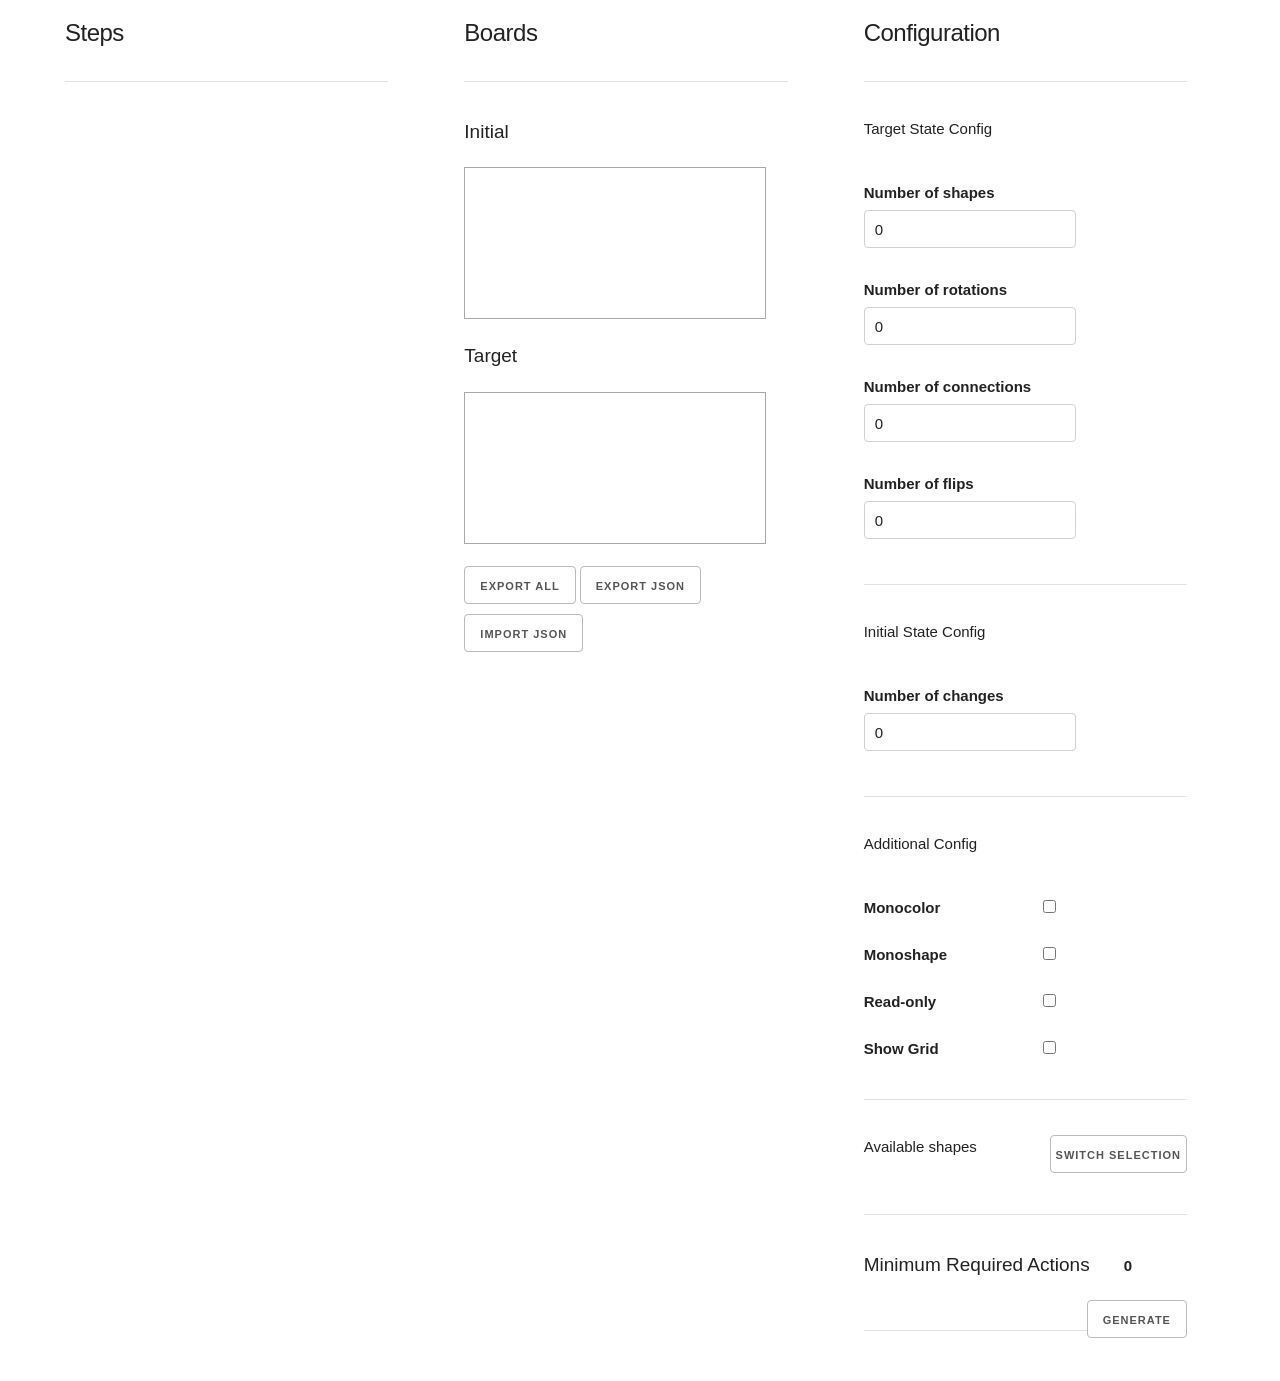
<file: index.html>
<!doctype html>

<html lang="en">

<head>
	<meta charset="utf-8">

	<title>A pentomino framework</title>
	<meta name="description" content="Pentomino Framework">
	<meta name="author" content="clpresearch">

	<link rel="stylesheet" href="css/normalize.css">
	<link rel="stylesheet" href="css/skeleton.css">
	<link rel="stylesheet" href="css/style.css">

</head>

<body>
	<div class="pentomino container">
		<div class="row">
			<div class="four columns">
				<div class="row with-margin">
					<h5>Steps</h5>
					<hr>
					<div class="snapshots"></div>
				</div>
			</div>
			<div class="four columns">
				<div class="row with-margin">
					<h5>Boards</h5>
					<hr>
					<div class="row">
						<div class="twelf columns">
							<h6>Initial</h6>
							<canvas id="initial"></canvas>
						</div>
					</div>
					<div class="row">
						<div class="twelf columns">
							<h6>Target</h6>
							<canvas id="target"></canvas>
						</div>
					</div>
					<div class="row">
						<div class="twelf columns">
							<button class="save btn" onclick="export_all()">Export all</button>
							<button class="save btn" onclick="export_as_json()">Export JSON</button>

							<button class="save btn" onclick="import_json()">Import JSON</button>
							<input id="target_file" type="file" style="visibility: hidden;"/>
						</div>
					</div>
				</div>
			</div>
			<div class="four columns">
				<div class="row with-margin">
					<h5>Configuration</h5>
					<div class="form">
						<hr>
						<p>Target State Config</p>
						<label class="config">Number of shapes</label>
						<input id="nshapes" type="text" value="0" />

						<label class="config">Number of rotations</label>
						<input id="nrotations" type="text" value="0" />

						<label class="config">Number of connections</label>
						<input id="nconnections" type="text" value="0" />
						
						<label class="config">Number of flips</label>
						<input id="nflips" type="text" value="0" />

						<hr>
						<p>Initial State Config</p>
						<label class="config">Number of changes</label>
						<input id="nchanges" type="text" value="0" />

						<hr>
						<p>Additional Config</p>
						<label class="config">Monocolor</label>
						<input id="colors" type="checkbox" />

						<br>
						<label class="config">Monoshape</label>
						<input id="shapes" type="checkbox" />

						<br>
						<label class="config">Read-only</label>
						<input id="readonly" type="checkbox" />

						<br>
						<label class="config">Show Grid</label>
						<input id="showgrid" type="checkbox" />

						<hr>
						<p>Available shapes<button class="toggle btn" onclick="toggle_shape_select()">Switch selection</button></p>
						<div class="row shape-select">
						</div>

					</div>
					<hr>
					<div class="complexity-container">
						<h6>Minimum Required Actions</h6>
						<b class="complexity-actions">0</b>
						<button class="generate btn" onclick="generate()">Generate</button>
					</div>
					<hr>
				</div>

			</div>
		</div>

	</div>
	<!--External Dependencies-->
	<!--Version 3.3.1-->
	<script src="./js/jquery.min.js"></script>
	<script src="./js/jcanvas.min.js"></script>
	<script src='./js/FileSaver.js'></script>

	<!--Pento Framework-->
	<script src='./js/pento/pento_config.js'></script>
	<script src='./js/pento/pento_block.js'></script>
	<script src='./js/pento/pento_shape.js'></script>
	<script src='./js/pento/pento_render.js'></script>
	<script src='./js/pento/pento_board.js'></script>
	<script src='./js/pento/pento_generator.js'></script>

	<!--Editor specific file-->
	<script src='./js/index.js'></script>
</body>

</html>
</file>
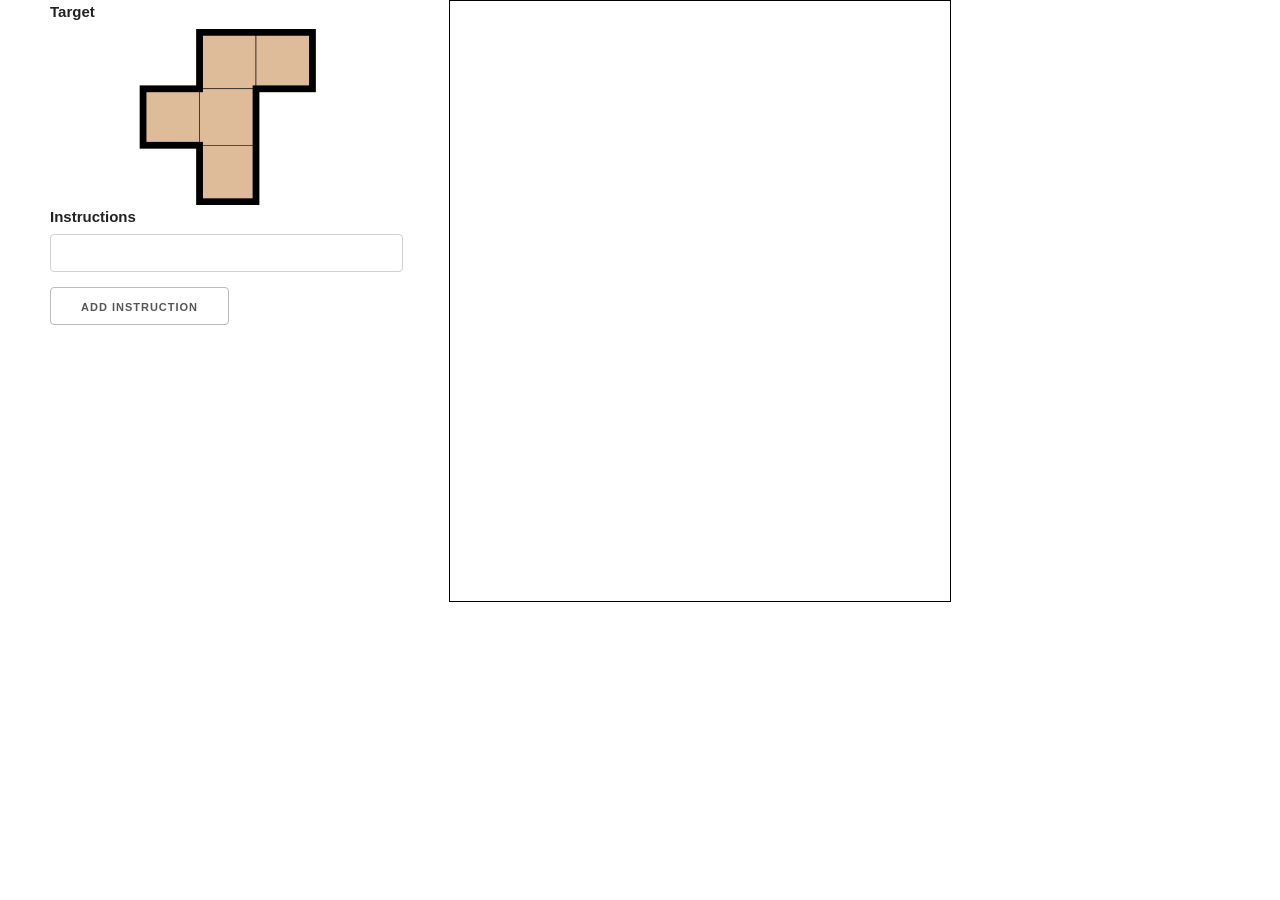
<file: interactive_ifollower_ui.html>
<!doctype html>

<html lang="en">

<head>
	<meta charset="utf-8">
	
	<link rel="icon" href="favicon.ico">

	<title>Interactive follower interface</title>
	<meta name="description" content="Pentomino Framework">
	<meta name="author" content="clpresearch">

	<link rel="stylesheet" href="css/normalize.css">
	<link rel="stylesheet" href="css/skeleton.css">
	<link rel="stylesheet" href="css/style.css">


</head>

<body>
	<div class="pentomino container">

		<div class="row">
			<div class="four columns">
				<div class="twelf columns">
					<label>Target</label>
					<img class="img center" src="resources/img/pento_F.png"/>
				</div>
				<div class="form">
							<label for="exampleEmailInput">Instructions</label>
							<input class="u-full-width instruction-input" type="text">
							<a class="button" id="add_instr">Add instruction</a>
						</div>
				</div>
				<div class="eight columns">
					<canvas id="board" width="500" height="600" style="border:1px solid #000000;"></canvas>
				</div>
			</div>

		</div>

		<script src="./js/jquery.min.js"></script>
		<script src="./js/jcanvas.min.js"></script>
		<script src='./js/pento/pento_shape.js'></script>
		<script src="./js/pento/pento_board.js"></script>
		<script src='./js/interactive_ifollower_ui.js'></script>
</body>

</html>
</file>
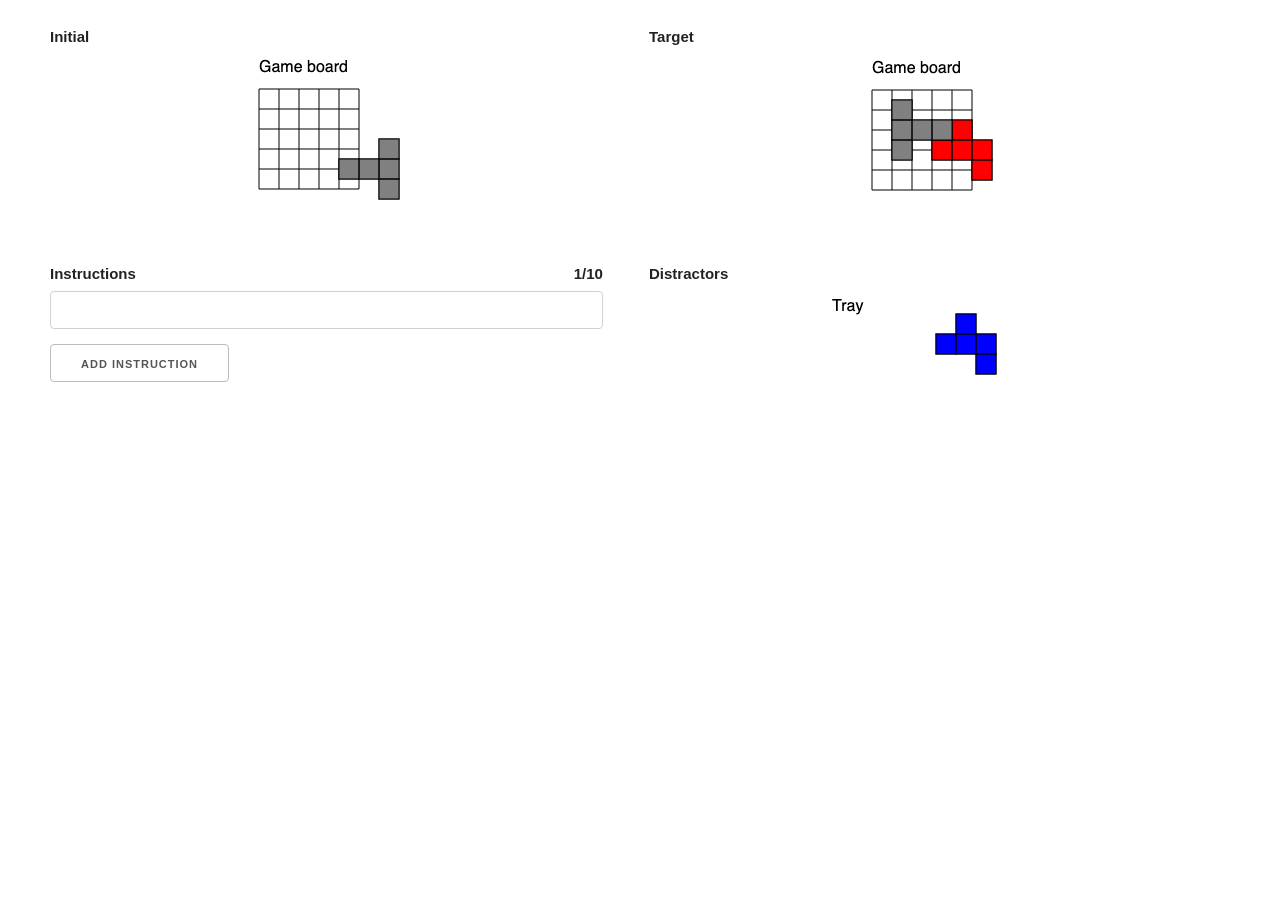
<file: simple_igiver_ui.html>
<!doctype html>

<html lang="en">

<head>
	<meta charset="utf-8">

	<link rel="icon" href="favicon.ico">

	<title>Simple instruction giver interface</title>
	<meta name="description" content="Pentomino Framework">
	<meta name="author" content="clpresearch">

	<link rel="stylesheet" href="css/normalize.css">
	<link rel="stylesheet" href="css/skeleton.css">
	<link rel="stylesheet" href="css/style.css">
</head>

<body>
	<div class="pentomino container">

		<div class="row">
			<div class="six columns min-height">
				<label>Initial</label>
				<img class="img center" src="resources/img/pento_board_generated_initial.png" />
			</div>

			<div class="six columns min-height">
				<label>Target</label>
				<img class="img center" src="resources/img/pento_board_generated_target.png" />
			</div>
		</div>
		<div class="row">
			<div class="spacer"></div>
		</div>
		<div class="row">
			<div class="six columns">
				<div class="form">
					<label>Instructions</label>
					<label class="counter"></label>
					<input class="u-full-width instruction-input" type="text">
					
				</div>
				<div class="row more-inputs">

				</div>
				<a class="button" id="add_instr">Add instruction</a>
			</div>
			<div class="six columns">
				<label>Distractors</label>
				<img class="img center" src="resources/img/pento_board_generated_distractors.png" />
			</div>
		</div>
	</div>

	<script src="./js/jquery.min.js"></script>
	<script src="./js/simple_ig.js"></script>
</body>

</html>
</file>
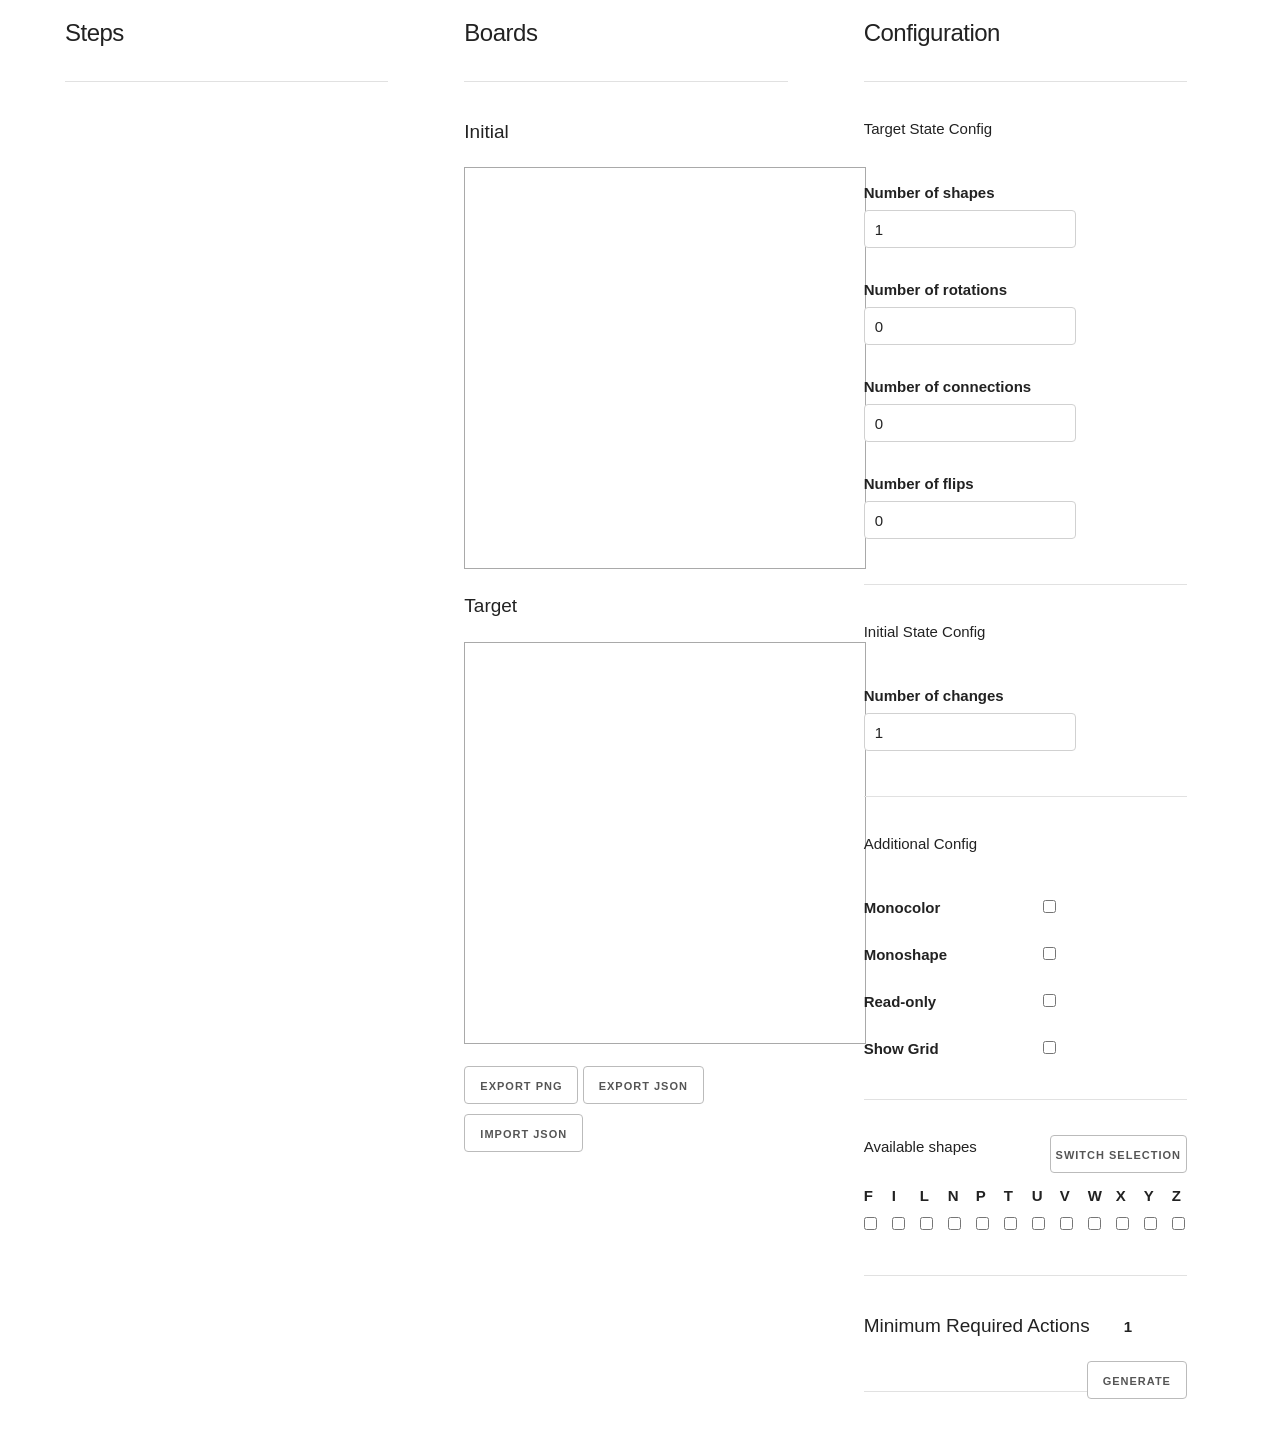
<file: task_creator_steps.html>
<!doctype html>

<html lang="en">

<head>
	<meta charset="utf-8">
	
	<link rel="icon" href="favicon.ico">

	<title>Task creator with steps</title>
	<meta name="description" content="Pentomino Framework">
	<meta name="author" content="clpresearch">

	<link rel="stylesheet" href="css/normalize.css">
	<link rel="stylesheet" href="css/skeleton.css">
	<link rel="stylesheet" href="css/style.css">

</head>

<body>
	<div class="pentomino container">
		<div class="row">
			<div class="four columns">
				<div class="row with-margin">
					<h5>Steps</h5>
					<hr>
					<div class="snapshots"></div>
				</div>
			</div>
			<div class="four columns">
				<div class="row with-margin">
					<h5>Boards</h5>
					<hr>
					<div class="row">
						<div class="twelf columns">
							<h6>Initial</h6>
							<canvas id="initial"></canvas>
						</div>
					</div>
					<div class="row">
						<div class="twelf columns">
							<h6>Target</h6>
							<canvas id="target"></canvas>
						</div>
					</div>
					<div class="row">
						<div class="twelf columns">
							<button class="save btn" onclick="export_as_png()">Export PNG</button>
							<button class="save btn" onclick="export_as_json()">Export JSON</button>

							<button class="save btn" onclick="import_json()">Import JSON</button>
							<input id="target_file" type="file" style="visibility: hidden;"/>
						</div>
					</div>
				</div>
			</div>
			<div class="four columns">
				<div class="row with-margin">
					<h5>Configuration</h5>
					<div class="form">
						<hr>
						<p>Target State Config</p>
						<label class="config">Number of shapes</label>
						<input id="nshapes" type="text" value="0" />

						<label class="config">Number of rotations</label>
						<input id="nrotations" type="text" value="0" />

						<label class="config">Number of connections</label>
						<input id="nconnections" type="text" value="0" />
						
						<label class="config">Number of flips</label>
						<input id="nflips" type="text" value="0" />

						<hr>
						<p>Initial State Config</p>
						<label class="config">Number of changes</label>
						<input id="nchanges" type="text" value="0" />

						<hr>
						<p>Additional Config</p>
						<label class="config">Monocolor</label>
						<input id="colors" type="checkbox" />

						<br>
						<label class="config">Monoshape</label>
						<input id="shapes" type="checkbox" />

						<br>
						<label class="config">Read-only</label>
						<input id="readonly" type="checkbox" />

						<br>
						<label class="config">Show Grid</label>
						<input id="showgrid" type="checkbox" />

						<hr>
						<p>Available shapes<button class="toggle btn" onclick="toggle_shape_select()">Switch selection</button></p>
						<div class="row shape-select">
						</div>

					</div>
					<hr>
					<div class="complexity-container">
						<h6>Minimum Required Actions</h6>
						<b class="complexity-actions">0</b>
						<button class="generate btn" onclick="generate()">Generate</button>
					</div>
					<hr>
				</div>

			</div>
		</div>

	</div>
	<!--External Dependencies-->
	<!--Version 3.3.1-->
	<script src="./js/jquery.min.js"></script>
	<script src="./js/jcanvas.min.js"></script>
	<script src='./js/FileSaver.js'></script>

	<!--Pento Framework-->
	<script src='./js/pento/pento_config.js'></script>
	<script src='./js/pento/pento_block.js'></script>
	<script src='./js/pento/pento_shape.js'></script>
	<script src='./js/pento/pento_render.js'></script>
	<script src='./js/pento/pento_board.js'></script>
	<script src='./js/pento/pento_generator.js'></script>

	<!--Editor specific file-->
	<script src='./js/task_creator_steps.js'></script>
</body>

</html>
</file>
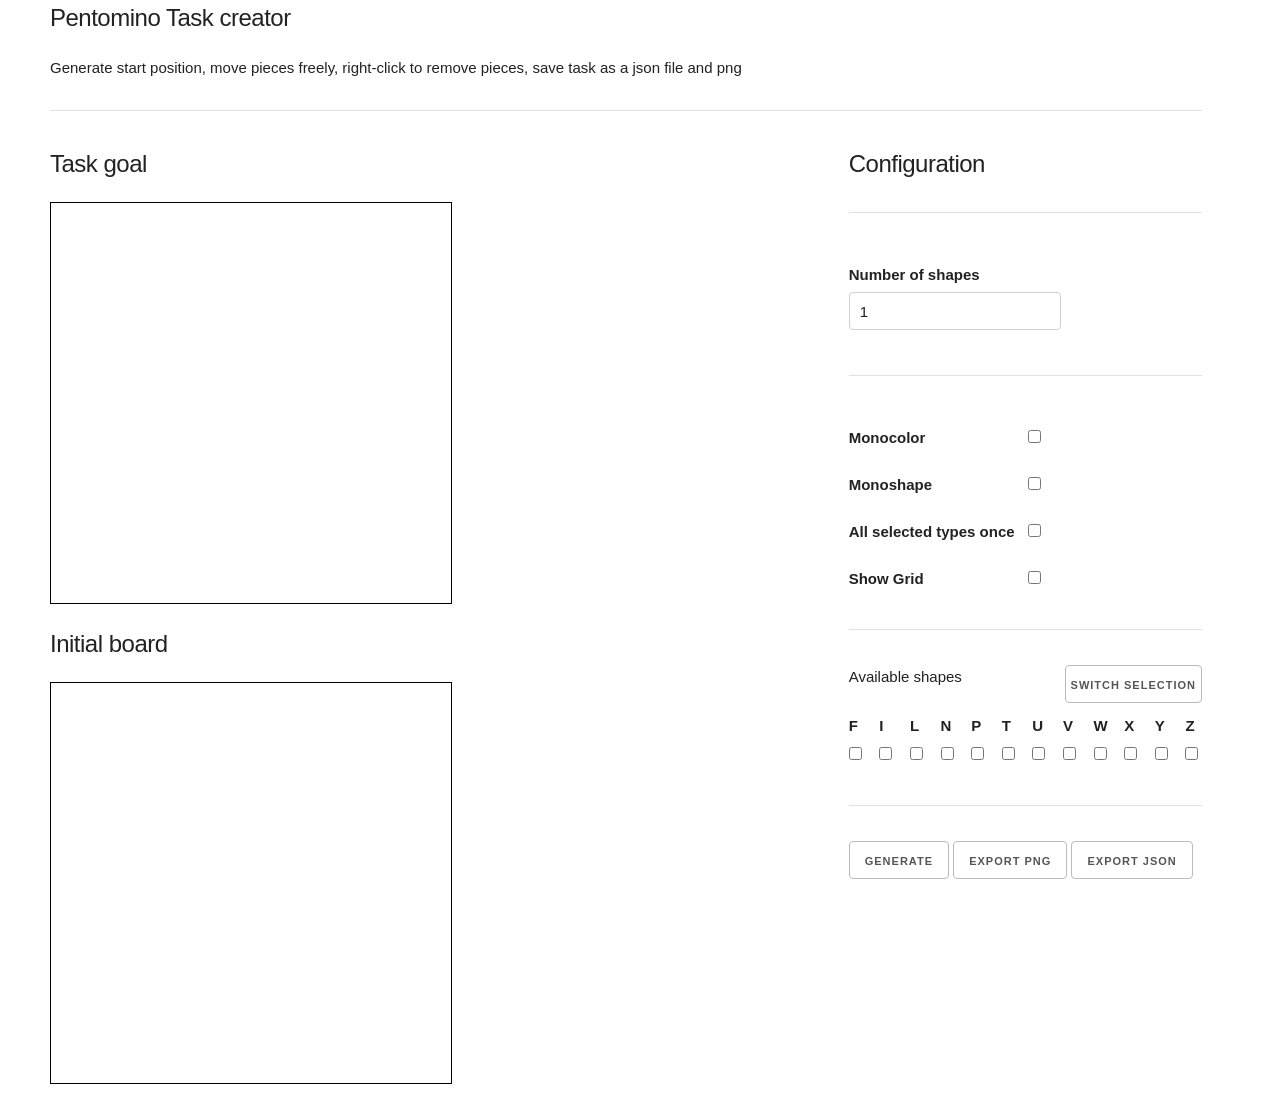
<file: task_creator_study1.html>
<!doctype html>

<html lang="en">

<head>
	<meta charset="utf-8">
	
	<link rel="icon" href="favicon.ico">

	<title>Pentomino Board</title>
	<meta name="description" content="Instruction follower interface for Pentomino">
	<meta name="author" content="clpresearch">

	<link rel="stylesheet" href="css/normalize.css">
	<link rel="stylesheet" href="css/skeleton.css">
	<link rel="stylesheet" href="css/style.css">

</head>

<body>
	<div class="container">
		<h5>Pentomino Task creator</h5>
			<p>Generate start position, move pieces freely, right-click to remove pieces, save task as a json file and png
			<hr>
		<div class="row">
			<div class="eight columns">
				<!-- 20 rows and columns with block size 20 -->
					<h5>Task goal</h5>
					<canvas id="board" width="400" height="400" style="border:1px solid #000000;"></canvas>
					<h5>Initial board</h5>
					<canvas id="initial" width="400" height="400" style="border:1px solid #000000;"></canvas>
			</div>
			<div class="four columns">
				<h5>Configuration</h5>
					<div class="form">
						<hr>
						<label class="config">Number of shapes</label>
						<input id="nshapes" type="text" value="0" />

						<hr>
						<label class="config">Monocolor</label>
						<input id="colors" type="checkbox" />

						<br>
						<label class="config">Monoshape</label>
						<input id="shapes" type="checkbox" />
						
						<br>
						<label class="config">All selected types <strong>once</strong></label>
						<input id="all_selected_once" type="checkbox"/>

						<br>
						<label class="config">Show Grid</label>
						<input id="showgrid" type="checkbox" />

						<hr>
						<p>Available shapes<button class="toggle btn" onclick="toggle_shape_select()">Switch selection</button></p>
						<div class="row shape-select">
						</div>

					</div>
					<hr>
				<button type="button" id="generate" onclick="generate()">Generate</button>
				<button type="button" id="save" onclick="export_as_png()">Export PNG</button>
				<button class="save btn" onclick="export_as_json()">Export JSON</button>
			</div>
		</div>

	</div>

	<script src='./js/jquery.min.js'></script>
	<script src='./js/jcanvas.min.js'></script>
	<script src='./js/FileSaver.js'></script>

	<script src='./js/pento/pento_config.js'></script>
	<script src='./js/pento/pento_block.js'></script>
	<script src='./js/pento/pento_shape.js'></script>
	<script src='./js/pento/pento_render.js'></script>
	<script src='./js/pento/pento_board.js'></script>
	<script src='./js/pento/pento_generator.js'></script>
	<script src='./js/task_creator_study1.js'></script>
</body>

</html>
</file>
<file: css/skeleton.css>
/*
* Skeleton V2.0.4
* Copyright 2014, Dave Gamache
* www.getskeleton.com
* Free to use under the MIT license.
* http://www.opensource.org/licenses/mit-license.php
* 12/29/2014
*/


/* Table of contents
––––––––––––––––––––––––––––––––––––––––––––––––––
- Grid
- Base Styles
- Typography
- Links
- Buttons
- Forms
- Lists
- Code
- Tables
- Spacing
- Utilities
- Clearing
- Media Queries
*/


/* Grid
–––––––––––––––––––––––––––––––––––––––––––––––––– */
.container {
  position: relative;
  width: 100%;
  max-width: 960px;
  margin: 0 auto;
  padding: 0 20px;
  box-sizing: border-box; }
.column,
.columns {
  width: 100%;
  float: left;
  box-sizing: border-box; }

/* For devices larger than 400px */
@media (min-width: 400px) {
  .container {
    width: 90%;
    padding: 0; }
}

/* For devices larger than 550px */
@media (min-width: 550px) {
  .container {
    width: 90%; }
  .column,
  .columns {
    margin-left: 4%; }
  .column:first-child,
  .columns:first-child {
    margin-left: 0; }

  .one.column,
  .one.columns                    { width: 4.66666666667%; }
  .two.columns                    { width: 13.3333333333%; }
  .three.columns                  { width: 22%;            }
  .four.columns                   { width: 30.6666666667%; }
  .five.columns                   { width: 39.3333333333%; }
  .six.columns                    { width: 48%;            }
  .seven.columns                  { width: 56.6666666667%; }
  .eight.columns                  { width: 65.3333333333%; }
  .nine.columns                   { width: 74.0%;          }
  .ten.columns                    { width: 82.6666666667%; }
  .eleven.columns                 { width: 91.3333333333%; }
  .twelve.columns                 { width: 100%; margin-left: 0; }

  .one-third.column               { width: 30.6666666667%; }
  .two-thirds.column              { width: 65.3333333333%; }

  .one-half.column                { width: 48%; }

  /* Offsets */
  .offset-by-one.column,
  .offset-by-one.columns          { margin-left: 8.66666666667%; }
  .offset-by-two.column,
  .offset-by-two.columns          { margin-left: 17.3333333333%; }
  .offset-by-three.column,
  .offset-by-three.columns        { margin-left: 26%;            }
  .offset-by-four.column,
  .offset-by-four.columns         { margin-left: 34.6666666667%; }
  .offset-by-five.column,
  .offset-by-five.columns         { margin-left: 43.3333333333%; }
  .offset-by-six.column,
  .offset-by-six.columns          { margin-left: 52%;            }
  .offset-by-seven.column,
  .offset-by-seven.columns        { margin-left: 60.6666666667%; }
  .offset-by-eight.column,
  .offset-by-eight.columns        { margin-left: 69.3333333333%; }
  .offset-by-nine.column,
  .offset-by-nine.columns         { margin-left: 78.0%;          }
  .offset-by-ten.column,
  .offset-by-ten.columns          { margin-left: 86.6666666667%; }
  .offset-by-eleven.column,
  .offset-by-eleven.columns       { margin-left: 95.3333333333%; }

  .offset-by-one-third.column,
  .offset-by-one-third.columns    { margin-left: 34.6666666667%; }
  .offset-by-two-thirds.column,
  .offset-by-two-thirds.columns   { margin-left: 69.3333333333%; }

  .offset-by-one-half.column,
  .offset-by-one-half.columns     { margin-left: 52%; }

}


/* Base Styles
–––––––––––––––––––––––––––––––––––––––––––––––––– */
/* NOTE
html is set to 62.5% so that all the REM measurements throughout Skeleton
are based on 10px sizing. So basically 1.5rem = 15px :) */
html {
  font-size: 62.5%; }
body {
  font-size: 1.5em; /* currently ems cause chrome bug misinterpreting rems on body element */
  line-height: 1.6;
  font-weight: 400;
  font-family: "Raleway", "HelveticaNeue", "Helvetica Neue", Helvetica, Arial, sans-serif;
  color: #222; }


/* Typography
–––––––––––––––––––––––––––––––––––––––––––––––––– */
h1, h2, h3, h4, h5, h6 {
  margin-top: 0;
  margin-bottom: 2rem;
  font-weight: 300; }
h1 { font-size: 4.0rem; line-height: 1.2;  letter-spacing: -.1rem;}
h2 { font-size: 3.6rem; line-height: 1.25; letter-spacing: -.1rem; }
h3 { font-size: 3.0rem; line-height: 1.3;  letter-spacing: -.1rem; }
h4 { font-size: 2.4rem; line-height: 1.35; letter-spacing: -.08rem; }
h5 { font-size: 1.8rem; line-height: 1.5;  letter-spacing: -.05rem; }
h6 { font-size: 1.5rem; line-height: 1.6;  letter-spacing: 0; }

/* Larger than phablet */
@media (min-width: 550px) {
  h1 { font-size: 5.0rem; }
  h2 { font-size: 4.2rem; }
  h3 { font-size: 3.6rem; }
  h4 { font-size: 3.0rem; }
  h5 { font-size: 2.4rem; }
  h6 { font-size: 1.5rem; }
}

p {
  margin-top: 0; }


/* Links
–––––––––––––––––––––––––––––––––––––––––––––––––– */
a {
  color: #1EAEDB; }
a:hover {
  color: #0FA0CE; }


/* Buttons
–––––––––––––––––––––––––––––––––––––––––––––––––– */
.button,
button,
input[type="submit"],
input[type="reset"],
input[type="button"] {
  display: inline-block;
  height: 38px;
  padding: 0 30px;
  color: #555;
  text-align: center;
  font-size: 11px;
  font-weight: 600;
  line-height: 38px;
  letter-spacing: .1rem;
  text-transform: uppercase;
  text-decoration: none;
  white-space: nowrap;
  background-color: transparent;
  border-radius: 4px;
  border: 1px solid #bbb;
  cursor: pointer;
  box-sizing: border-box; }
.button:hover,
button:hover,
input[type="submit"]:hover,
input[type="reset"]:hover,
input[type="button"]:hover,
.button:focus,
button:focus,
input[type="submit"]:focus,
input[type="reset"]:focus,
input[type="button"]:focus {
  color: #333;
  border-color: #888;
  outline: 0; }
.button.button-primary,
button.button-primary,
input[type="submit"].button-primary,
input[type="reset"].button-primary,
input[type="button"].button-primary {
  color: #FFF;
  background-color: #33C3F0;
  border-color: #33C3F0; }
.button.button-primary:hover,
button.button-primary:hover,
input[type="submit"].button-primary:hover,
input[type="reset"].button-primary:hover,
input[type="button"].button-primary:hover,
.button.button-primary:focus,
button.button-primary:focus,
input[type="submit"].button-primary:focus,
input[type="reset"].button-primary:focus,
input[type="button"].button-primary:focus {
  color: #FFF;
  background-color: #1EAEDB;
  border-color: #1EAEDB; }


/* Forms
–––––––––––––––––––––––––––––––––––––––––––––––––– */
input[type="email"],
input[type="number"],
input[type="search"],
input[type="text"],
input[type="tel"],
input[type="url"],
input[type="password"],
textarea,
select {
  height: 38px;
  padding: 6px 10px; /* The 6px vertically centers text on FF, ignored by Webkit */
  background-color: #fff;
  border: 1px solid #D1D1D1;
  border-radius: 4px;
  box-shadow: none;
  box-sizing: border-box; }
/* Removes awkward default styles on some inputs for iOS */
input[type="email"],
input[type="number"],
input[type="search"],
input[type="text"],
input[type="tel"],
input[type="url"],
input[type="password"],
textarea {
  -webkit-appearance: none;
     -moz-appearance: none;
          appearance: none; }
textarea {
  min-height: 65px;
  padding-top: 6px;
  padding-bottom: 6px; }
input[type="email"]:focus,
input[type="number"]:focus,
input[type="search"]:focus,
input[type="text"]:focus,
input[type="tel"]:focus,
input[type="url"]:focus,
input[type="password"]:focus,
textarea:focus,
select:focus {
  border: 1px solid #33C3F0;
  outline: 0; }
label,
legend {
  display: block;
  margin-bottom: .5rem;
  font-weight: 600; }
fieldset {
  padding: 0;
  border-width: 0; }
input[type="checkbox"],
input[type="radio"] {
  display: inline; }
label > .label-body {
  display: inline-block;
  margin-left: .5rem;
  font-weight: normal; }


/* Lists
–––––––––––––––––––––––––––––––––––––––––––––––––– */
ul {
  list-style: circle inside; }
ol {
  list-style: decimal inside; }
ol, ul {
  padding-left: 0;
  margin-top: 0; }
ul ul,
ul ol,
ol ol,
ol ul {
  margin: 1.5rem 0 1.5rem 3rem;
  font-size: 90%; }
li {
  margin-bottom: 1rem; }


/* Code
–––––––––––––––––––––––––––––––––––––––––––––––––– */
code {
  padding: .2rem .5rem;
  margin: 0 .2rem;
  font-size: 90%;
  white-space: nowrap;
  background: #F1F1F1;
  border: 1px solid #E1E1E1;
  border-radius: 4px; }
pre > code {
  display: block;
  padding: 1rem 1.5rem;
  white-space: pre; }


/* Tables
–––––––––––––––––––––––––––––––––––––––––––––––––– */
th,
td {
  padding: 12px 15px;
  text-align: left;
  border-bottom: 1px solid #E1E1E1; }
th:first-child,
td:first-child {
  padding-left: 0; }
th:last-child,
td:last-child {
  padding-right: 0; }


/* Spacing
–––––––––––––––––––––––––––––––––––––––––––––––––– */
button,
.button {
  margin-bottom: 1rem; }
input,
textarea,
select,
fieldset {
  margin-bottom: 1.5rem; }
pre,
blockquote,
dl,
figure,
table,
p,
ul,
ol,
form {
  margin-bottom: 2.5rem; }


/* Utilities
–––––––––––––––––––––––––––––––––––––––––––––––––– */
.u-full-width {
  width: 100%;
  box-sizing: border-box; }
.u-max-full-width {
  max-width: 100%;
  box-sizing: border-box; }
.u-pull-right {
  float: right; }
.u-pull-left {
  float: left; }


/* Misc
–––––––––––––––––––––––––––––––––––––––––––––––––– */
hr {
  margin-top: 3rem;
  margin-bottom: 3.5rem;
  border-width: 0;
  border-top: 1px solid #E1E1E1; }


/* Clearing
–––––––––––––––––––––––––––––––––––––––––––––––––– */

/* Self Clearing Goodness */
.container:after,
.row:after,
.u-cf {
  content: "";
  display: table;
  clear: both; }


/* Media Queries
–––––––––––––––––––––––––––––––––––––––––––––––––– */
/*
Note: The best way to structure the use of media queries is to create the queries
near the relevant code. For example, if you wanted to change the styles for buttons
on small devices, paste the mobile query code up in the buttons section and style it
there.
*/


/* Larger than mobile */
@media (min-width: 400px) {}

/* Larger than phablet (also point when grid becomes active) */
@media (min-width: 550px) {}

/* Larger than tablet */
@media (min-width: 750px) {}

/* Larger than desktop */
@media (min-width: 1000px) {}

/* Larger than Desktop HD */
@media (min-width: 1200px) {}
</file>
<file: css/style.css>
.container{
    max-width: 1600px;
    margin-left: 50px;
    margin-right: 50px;
}

a{
    text-decoration: none;
}

i.arrow {
    border: solid black;
    border-width: 0 3px 3px 0;
    display: inline-block;
    padding: 3px;
}

.right {
    transform: rotate(-45deg);
    -webkit-transform: rotate(-45deg);
}

.left {
    transform: rotate(135deg);
    -webkit-transform: rotate(135deg);
}

.img.center{
    display: block;
    min-width: 50px;
    height: auto;
    margin-left: auto;
    margin-right: auto;
}

input[id^="input-"]{
    width: 85%;
}

.remove-input{
    max-width: 5px;
    margin-left: 5px;
}

.spacer{
    height: 25px;
    width: 100%;
}

label.config{
    min-width: 175px;
    max-width: 250px;
    padding-top: 15px;
}

.shape-select label{
    padding-right: 3px;
}

label{
    display: inline-block;
}

label.counter{
    float: right;
}

.min-height{
    padding-bottom: 25px;
    padding-top: 25px;
}

canvas{
    border:1px solid darkgray;
    margin-top: 0px;
    margin-right: 0px;
    margin-bottom: 15px;;
    margin-left: 0px;
}

canvas.center{
    display: block;
    margin-left: auto;
    margin-right: auto;
}

canvas.snapshot{
    margin-bottom: 30px;
}

.with-margin{
    margin: 15px;
}

b{
    margin-left: 15px;
}

h6{
    display: inline-block;
    font-size: 1.9rem;
    margin-right: 15px;
}

.toggle.btn{
    margin-left: 15px;
    padding-left: 5px;
    padding-right: 5px;
    float: right;
}

button{
    padding: 0 15px;
}

.complexity-container button{
    float: right;
}

dialog::backdrop{
	background: rgba(255, 255, 255, .85);
}

#questionnaire::backdrop{
	background: rgba(255, 255, 255, .25);
}

#questionnaire{
	position:absolute;
	left: 600px;
	right: 0;
}

#progress_bg{
	width:100%;
	background-color:gainsboro;
}

#progress_bar{
	width:0%;
	background-color:darkgrey;
	text-align: center;
	line-height: 30px;
	color:white;
}


#timer{
	padding-right: 10px;
	padding-left: 10px;
	float:right;
}

#correct_counter{
	padding-right: 10px;
	padding-left: 10px;
	float:right;
}
</file>
